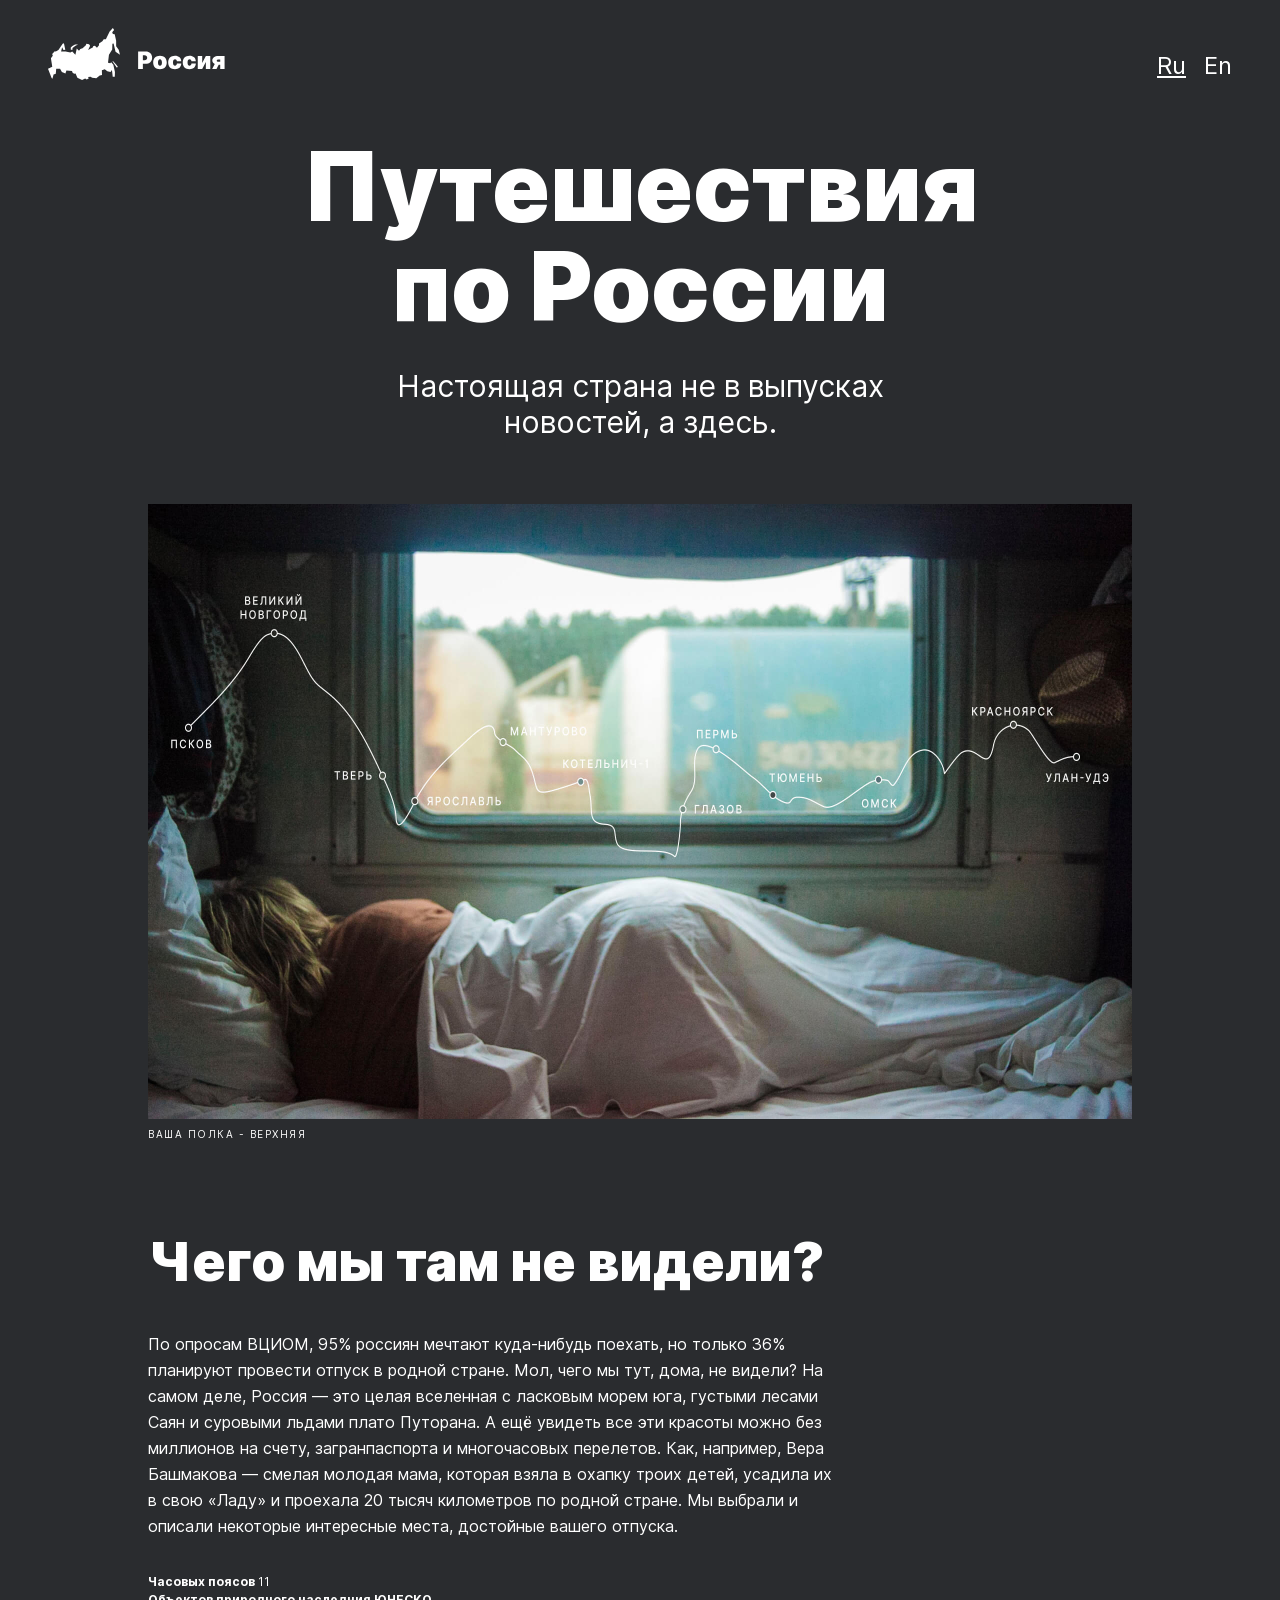
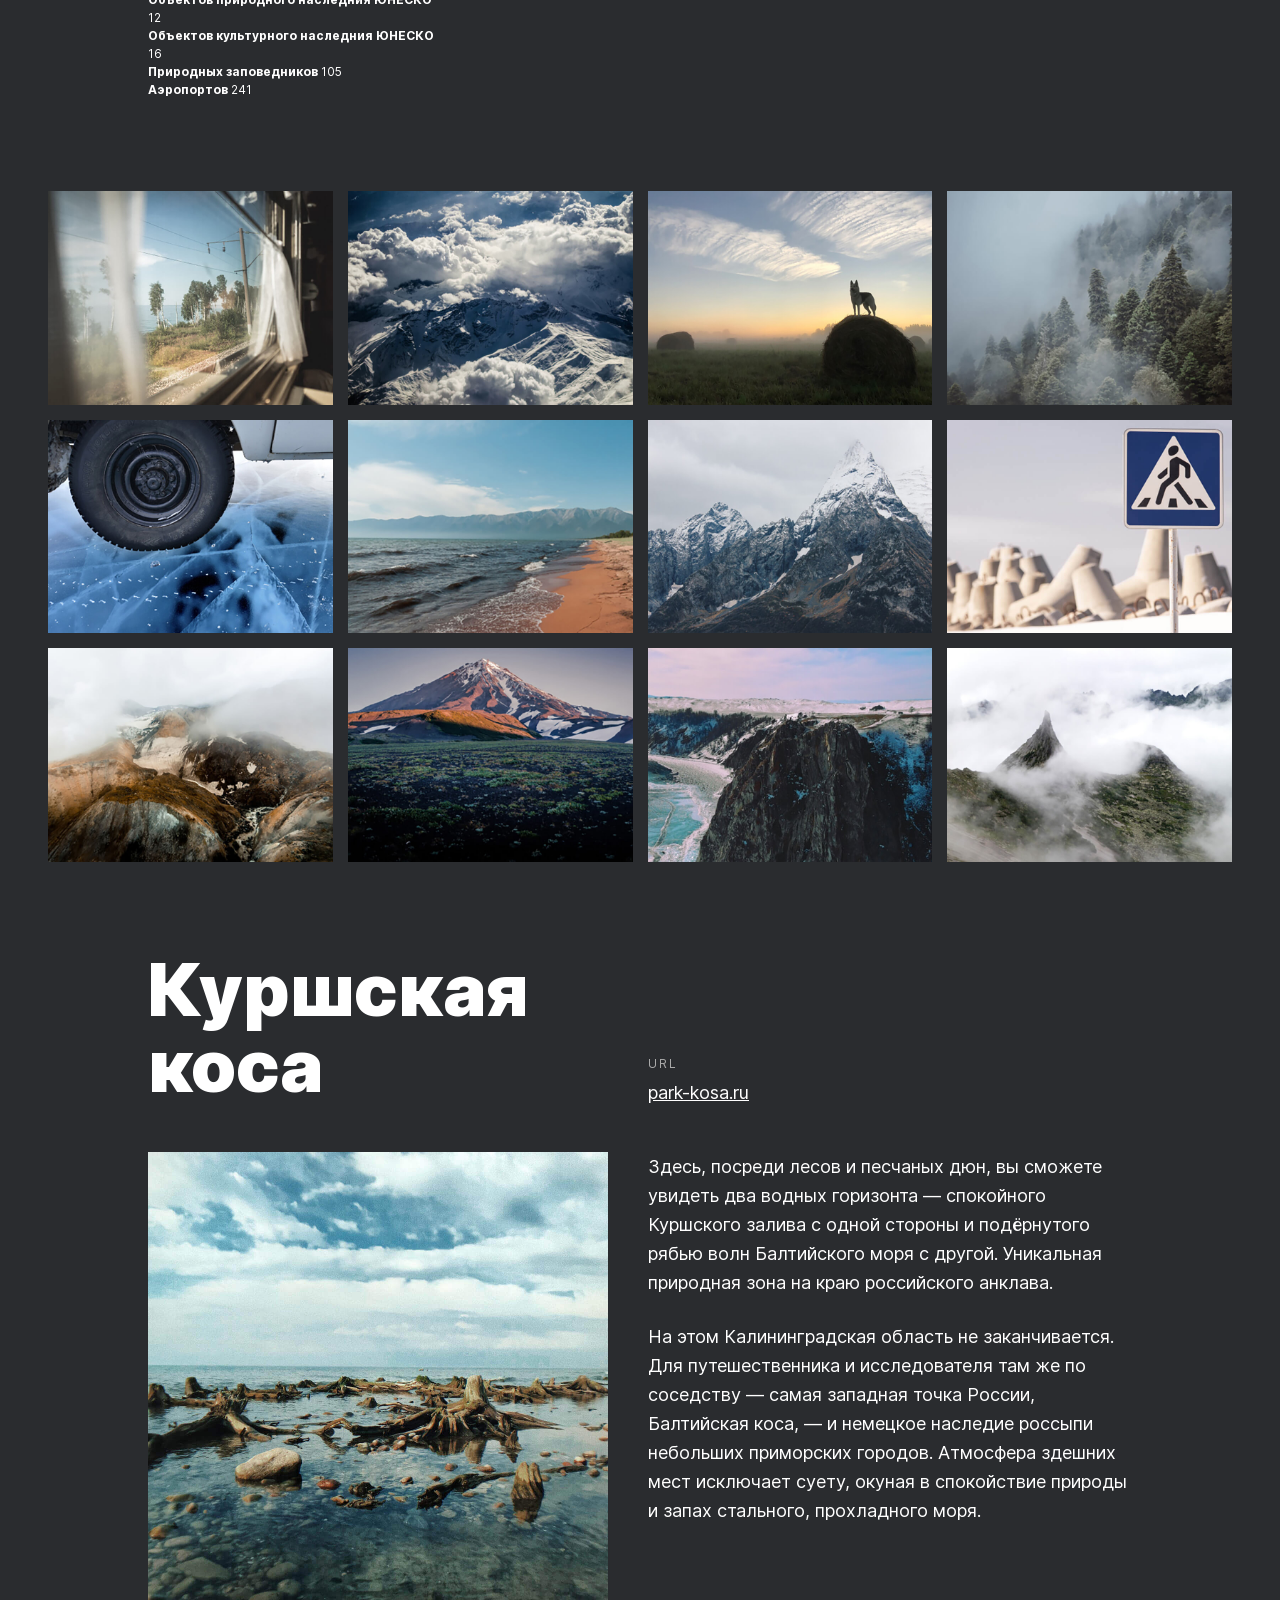
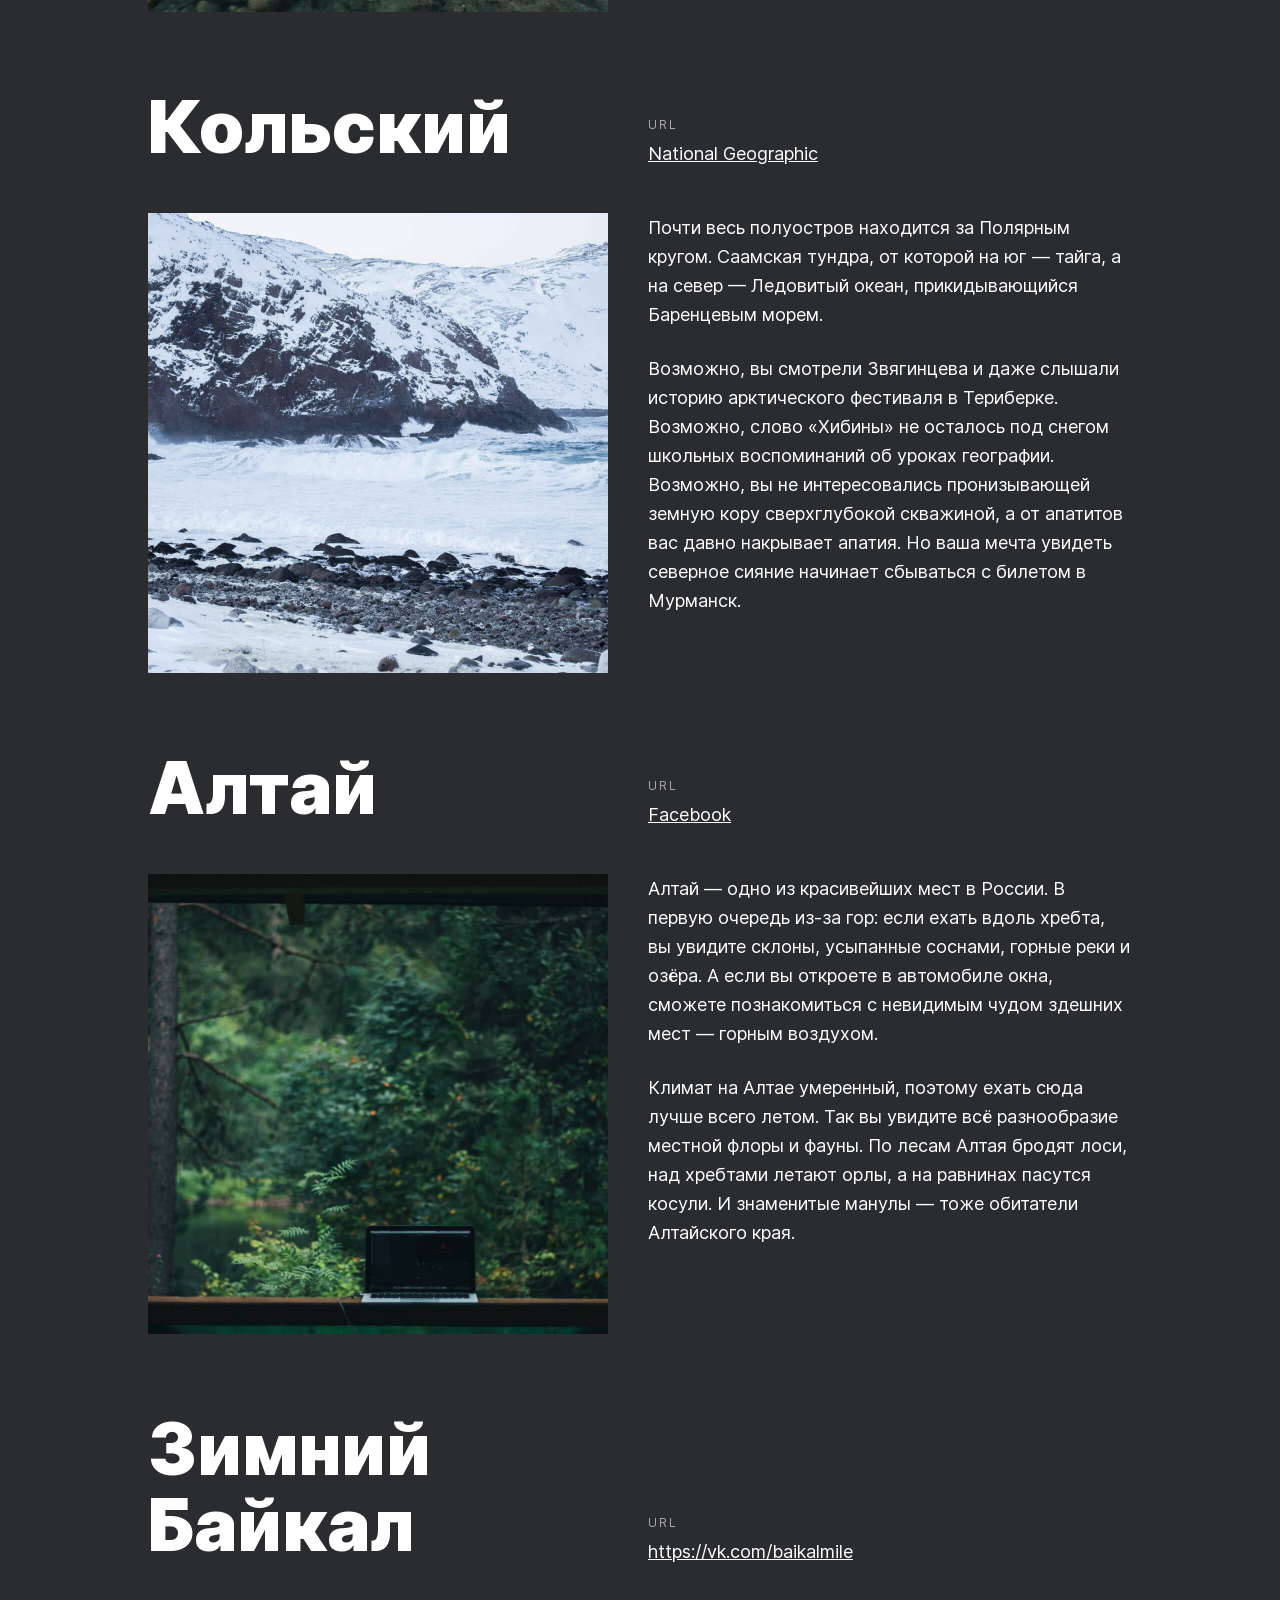
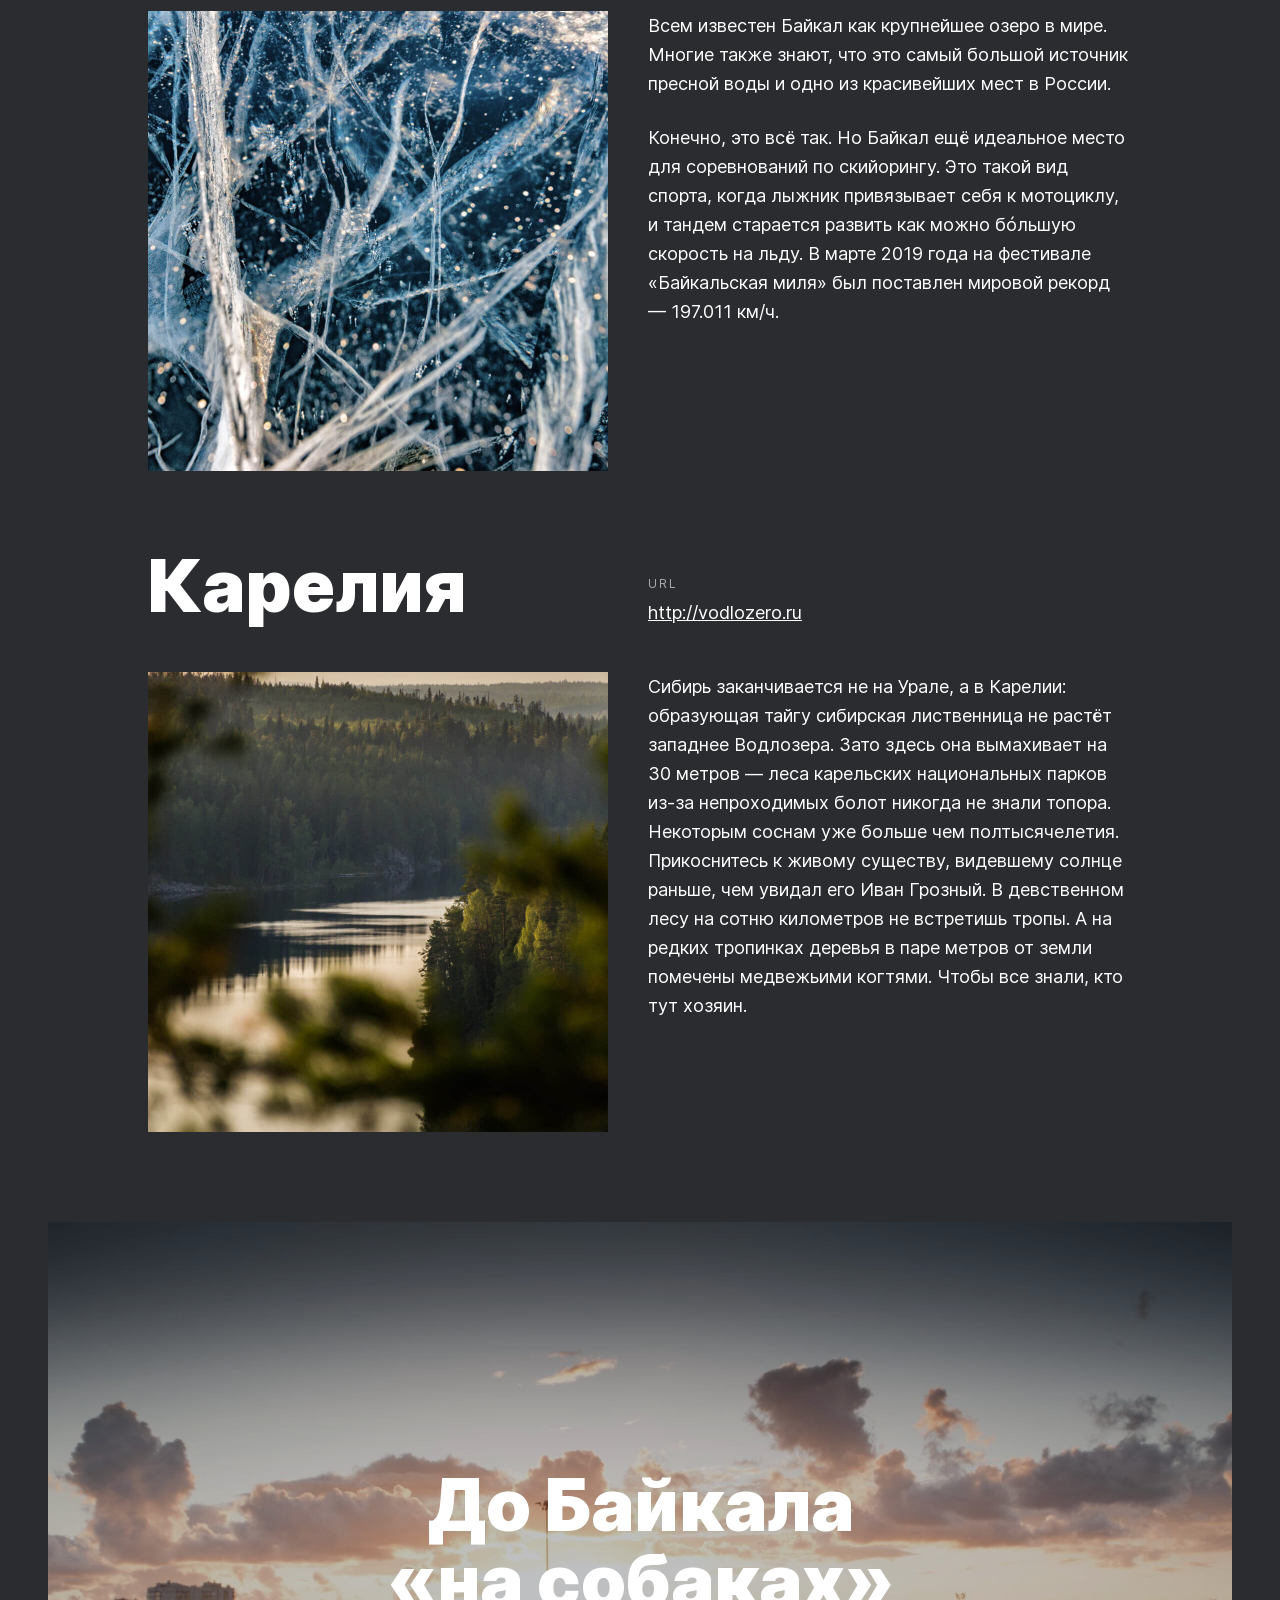
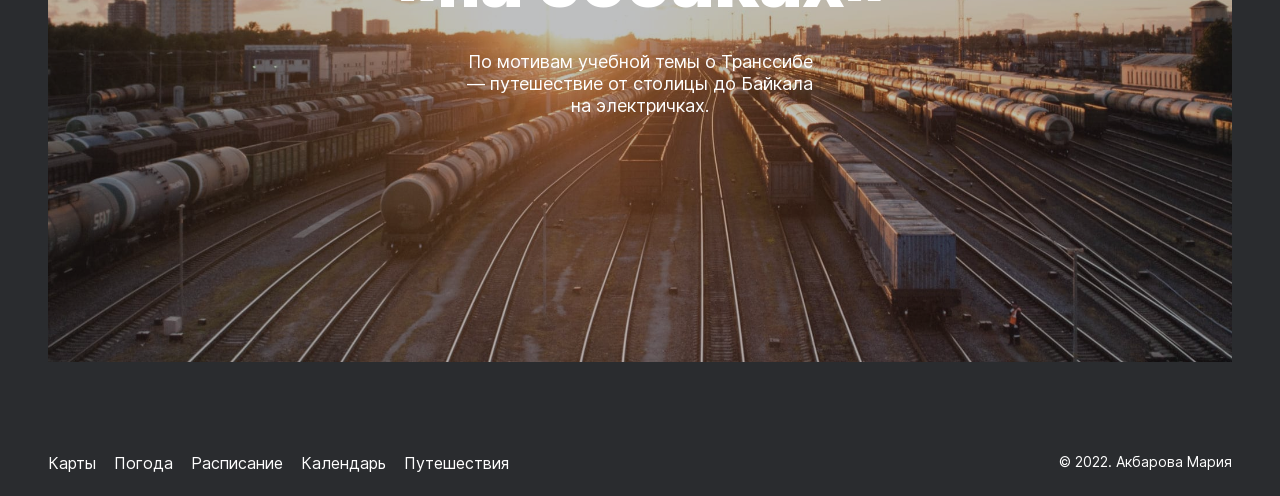
<file: index.html>
<!DOCTYPE html>
<html lang="ru">
<head>
  <meta charset="UTF-8">
  <meta http-equiv="X-UA-Compatible" content="IE=edge">
  <meta name="viewport" content="width=device-width, initial-scale=1.0">
  <link rel="stylesheet" href="./pages/index.css">
  <title>Путешествие по России</title>
</head>
<body class="page">
  <header class="header">
    <img class="header__logo" src="./images/header-logo.svg" alt="Логотип">
    <ul class="header__lang-links">
      <li><a class="header__lang-link header__lang-link_active" href="#">Ru</a></li>
      <li><a class="header__lang-link" href="./index_en.html">En</a></li>
    </ul>
  </header>
  <main class="content">
    <section class="lead">
      <h1 class="lead__title">Путешествия по&nbsp;России</h1>
      <p class="lead__subtitle">Настоящая страна не в выпусках новостей, а здесь.</p>
      <img class="lead__image" src="./images/lead-polka.jpg" alt="Верхняя полка">
      <p class="lead__caption">ваша полка - верхняя</p>
    </section>
    <section class="intro">
      <h2 class="intro__title">Чего мы там не видели?</h2>
      <p class="intro__text">По опросам ВЦИОМ, 95% россиян мечтают куда-нибудь поехать,
        но только 36% планируют провести отпуск в родной стране. Мол, чего мы тут, дома, не видели? На самом деле,
        Россия
        — это целая вселенная с ласковым морем юга, густыми лесами Саян и суровыми льдами плато Путорана. А ещё увидеть
        все эти красоты можно без миллионов на счету, загранпаспорта и многочасовых перелетов. Как, например, Вера
        Башмакова — смелая молодая мама, которая взяла в охапку троих детей, усадила их в свою «Ладу»
        и проехала 20 тысяч километров по родной стране. Мы выбрали и описали некоторые интересные места, достойные
        вашего
        отпуска.</p>
      <ul class="intro__list">
        <li class="intro__fact">Часовых поясов <span class="intro__fact-namber">11</span></li>
        <li class="intro__fact">Объектов природного наследния ЮНЕСКО <span class="intro__fact-namber">12</span></li>
        <li class="intro__fact">Объектов культурного наследния ЮНЕСКО <span class="intro__fact-namber">16</span></li>
        <li class="intro__fact">Природных заповедников <span class="intro__fact-namber">105</span></li>
        <li class="intro__fact">Аэропортов <span class="intro__fact-namber">241</span></li>
      </ul>
    </section>
    <section class="photo">
      <img class="photo__item" src="./images/photo-grid-train.jpg" alt="Железнодорожная станция">
      <img class="photo__item" src="./images/photo-grid-atharva-tulsi.jpg" alt="Заснеженные горы">
      <img class="photo__item" src="./images/photo-grid-tuman.jpg" alt="Туман">
      <img class="photo__item" src="./images/photo-grid-sochi.jpg" alt="Лес в Сочи">
      <img class="photo__item" src="./images/photo-grid-arisa.jpg" alt="Колесо на льду">
      <img class="photo__item" src="./images/photo-grid-baikal.jpg" alt="Пляж на Байкале">
      <img class="photo__item" src="./images/photo-grid-elbrus.jpg" alt="Гора Эльбрус">
      <img class="photo__item" src="./images/photo-grid-kondratiev.jpg" alt="Кондратьев">
      <img class="photo__item" src="./images/photo-grid-kamchatka-1.jpg" alt="Камчатка">
      <img class="photo__item" src="./images/photo-grid-kamchatka-2.jpg" alt="Камчатка. Горы.">
      <img class="photo__item" src="./images/photo-grid-baikal-2.jpg" alt="Горы на Байкале">
      <img class="photo__item" src="./images/photo-grid-ergaki.jpg" alt="Горы в тумане">
    </section>
    <section class="places">
      <div class="place">
        <h2 class="place__title">Куршская коса</h2>
        <div class="place__website">
          <p class="place__heading-link">url</p>
          <a class="place__link" href="http://park-kosa.ru" target="_blank">park-kosa.ru</a>
        </div>
        <img class="place__image" src="./images/place-kosa.jpg" alt="Куршская коса">
        <div class="place__paragraph">
          <p class="place__text">Здесь, посреди лесов и песчаных дюн, вы сможете увидеть два водных горизонта —
            спокойного Куршского залива с одной стороны и подёрнутого рябью волн Балтийского моря с другой. Уникальная
            природная зона на краю российского анклава.</p>
          <p class="place__text">На этом Калининградская область не заканчивается. Для путешественника и исследователя
            там же по соседству — самая западная точка России, Балтийская коса, — и немецкое наследие россыпи небольших
            приморских городов. Атмосфера здешних мест исключает суету, окуная в спокойствие природы и запах стального,
            прохладного моря.</p>
        </div>
      </div>
      <div class="place">
        <h2 class="place__title">Кольский</h2>
        <div class="place__website">
          <p class="place__heading-link">url</p>
          <a class="place__link" href="https://yourshot.nationalgeographic.com/photos/?keywords=kolskiy"
            target="_blank">National
            Geographic</a>
        </div>
        <img class="place__image" src="./images/place-kolsky.jpg" alt="Полуостров Кольский">
        <div class="place__paragraph">
          <p class="place__text">Почти весь полуостров находится за Полярным кругом. Саамская тундра, от которой на юг
            — тайга, а на север — Ледовитый океан, прикидывающийся Баренцевым морем.</p>
          <p class="place__text">Возможно, вы смотрели Звягинцева и даже слышали историю арктического фестиваля в
            Териберке. Возможно, слово «Хибины» не осталось под снегом школьных воспоминаний об уроках географии.
            Возможно, вы не интересовались пронизывающей земную кору сверхглубокой скважиной, а от апатитов вас давно
            накрывает апатия. Но ваша мечта увидеть северное сияние начинает сбываться с билетом в Мурманск.</p>
        </div>
      </div>
      <div class="place">
        <h2 class="place__title">Алтай</h2>
        <div class="place__website">
          <p class="place__heading-link">url</p>
          <a class="place__link" href="https://www.facebook.com/vera.bashmakova/posts/10156011613718822"
            target="_blank">Facebook</a>
        </div>
        <img class="place__image" src="./images/place-altai.jpg" alt="Алтай">
        <div class="place__paragraph">
          <p class="place__text">Алтай — одно из красивейших мест в России. В первую очередь из-за гор: если ехать
            вдоль хребта, вы увидите склоны, усыпанные соснами, горные реки и озёра. А если вы откроете в автомобиле
            окна,
            сможете познакомиться с невидимым чудом здешних мест — горным воздухом.</p>
          <p class="place__text">Климат на Алтае умеренный, поэтому ехать сюда лучше всего летом. Так вы увидите всё
            разнообразие местной флоры и фауны. По лесам Алтая бродят лоси, над хребтами летают орлы, а на равнинах
            пасутся косули. И знаменитые манулы — тоже обитатели Алтайского края.</p>
        </div>
      </div>
      <div class="place">
        <h2 class="place__title">Зимний Байкал</h2>
        <div class="place__website">
          <p class="place__heading-link">url</p>
          <a class="place__link" href="https://vk.com/baikalmile" target="_blank">https://vk.com/baikalmile</a>
        </div>
        <img class="place__image" src="./images/place-winter-baikal.jpg" alt="Зимний Байкал">
        <div class="place__paragraph">
          <p class="place__text">Всем известен Байкал как крупнейшее озеро в мире. Многие также знают, что это самый
            большой источник пресной воды и одно из красивейших мест в России.</p>
          <p class="place__text">Конечно, это всё так. Но Байкал ещё идеальное место для соревнований по скийорингу.
            Это такой вид спорта, когда лыжник привязывает себя к мотоциклу, и тандем старается развить как можно
            бóльшую
            скорость на льду. В марте 2019 года на фестивале «Байкальская миля» был поставлен мировой рекорд — 197.011
            км/ч.</p>
        </div>
      </div>
      <div class="place">
        <h2 class="place__title">Карелия</h2>
        <div class="place__website">
          <p class="place__heading-link">url</p>
          <a class="place__link" href="http://vodlozero.ru" target="_blank">http://vodlozero.ru</a>
        </div>
        <img class="place__image" src="./images/place-karelia.jpg" alt="Карелия">
        <div class="place__paragraph">
          <p class="place__text">Сибирь заканчивается не на Урале, а в Карелии: образующая тайгу сибирская лиственница
            не растёт западнее Водлозера. Зато здесь она вымахивает на 30 метров — леса карельских национальных парков
            из-за непроходимых болот никогда не знали топора. Некоторым соснам уже больше чем полтысячелетия.
            Прикоснитесь
            к живому существу, видевшему солнце раньше, чем увидал его Иван Грозный. В девственном лесу на сотню
            километров не встретишь тропы. А на редких тропинках деревья в паре метров от земли помечены медвежьими
            когтями. Чтобы все знали, кто тут хозяин.</p>
        </div>
      </div>
    </section>
    <section class="cover">
      <a class="cover__overlay" href="https://stampsy.com/na-elektrichkakh-do-baikala" target="_blank">
        <h2 class="cover__title">До Байкала «на&nbsp;собаках»</h2>
        <p class="cover__subtitle">По мотивам учебной темы о Транссибе —&nbsp;путешествие от столицы до Байкала на
          электричках.
        </p>
      </a>
    </section>
  </main>
  <footer class="footer">
    <nav class="footer__navigation">
      <ul class="footer__links">
        <li><a class="footer__link" href="https://yandex.ru/maps" target="_blank">Карты</a></li>
        <li><a class="footer__link" href="https://yandex.ru/pogoda" target="_blank">Погода</a></li>
        <li><a class="footer__link" href="https://rasp.yandex.ru" target="_blank">Расписание</a></li>
        <li><a class="footer__link" href="https://calendar.yandex.ru" target="_blank">Календарь</a></li>
        <li><a class="footer__link" href="https://travel.yandex.ru" target="_blank">Путешествия</a></li>
      </ul>
    </nav>
    <p class="footer__copyright">&copy; 2022. Акбарова Мария</p>
  </footer>
</body>
</html>
</file>
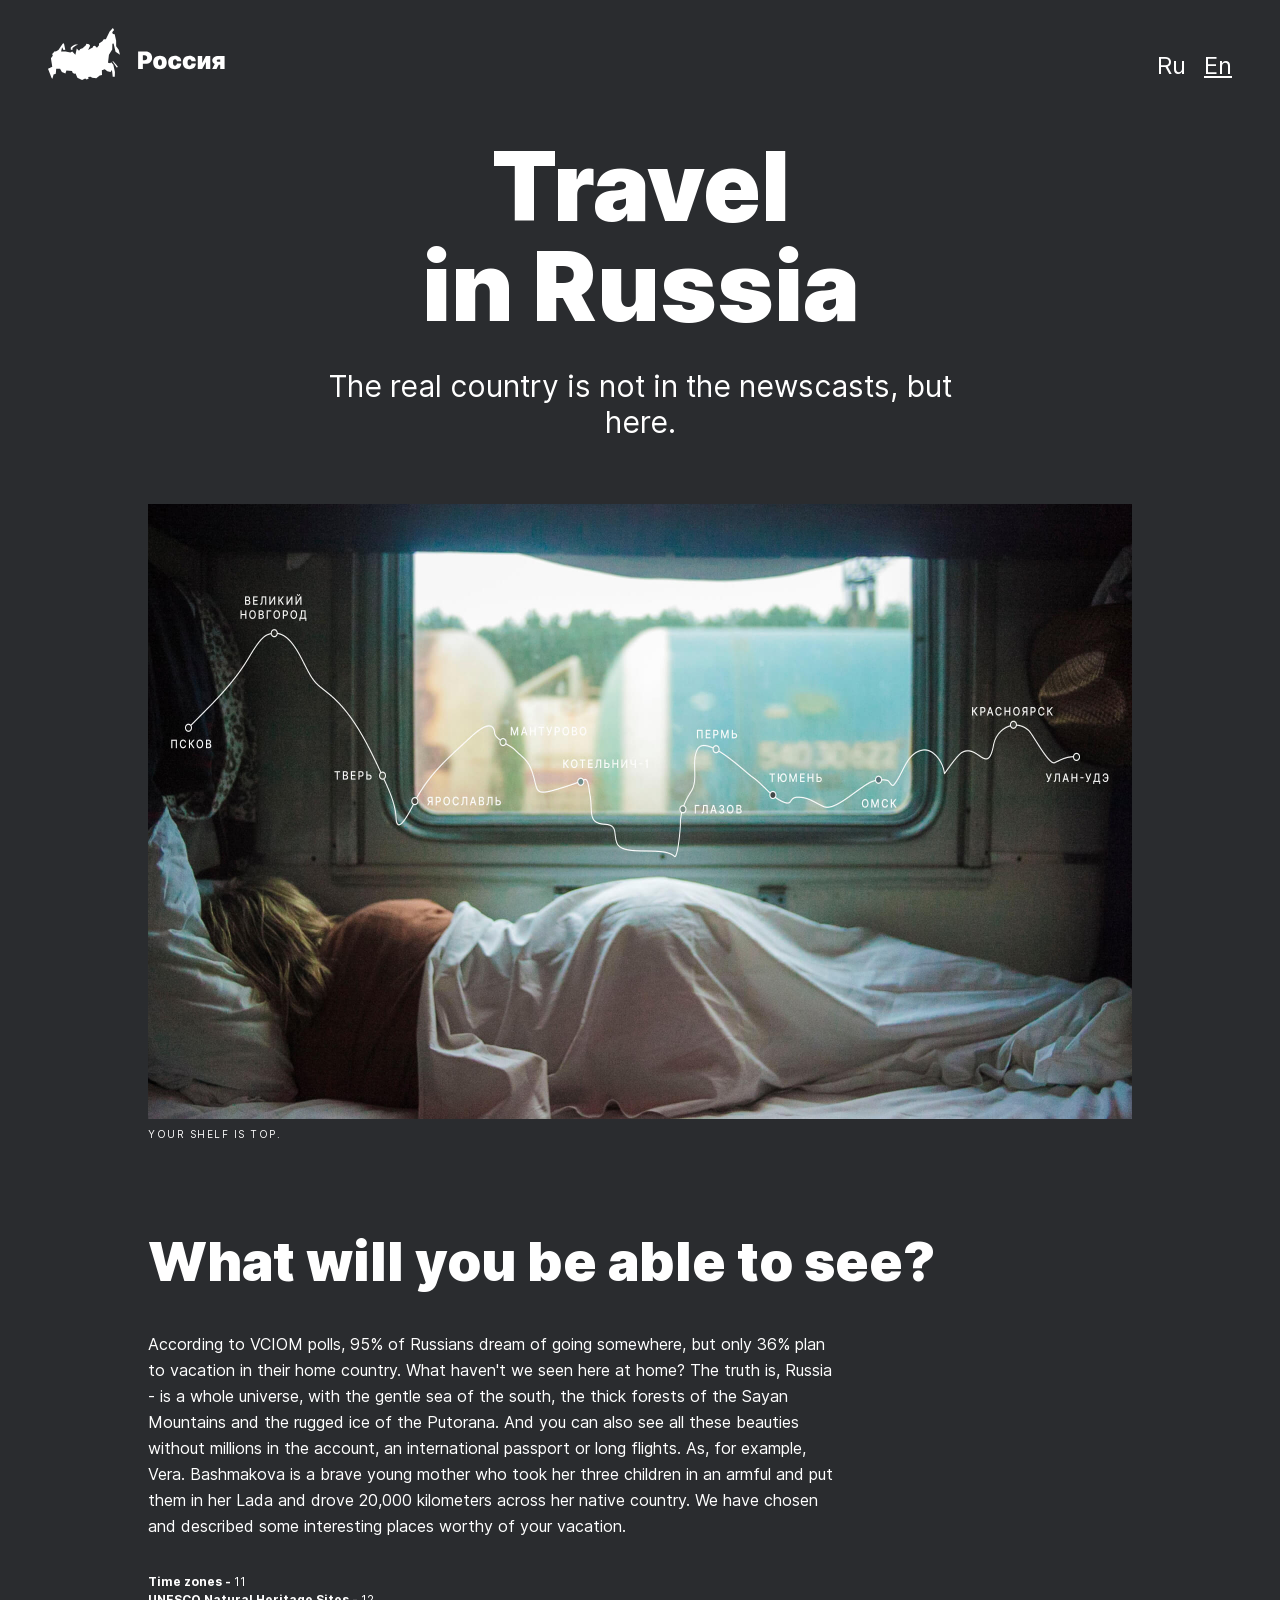
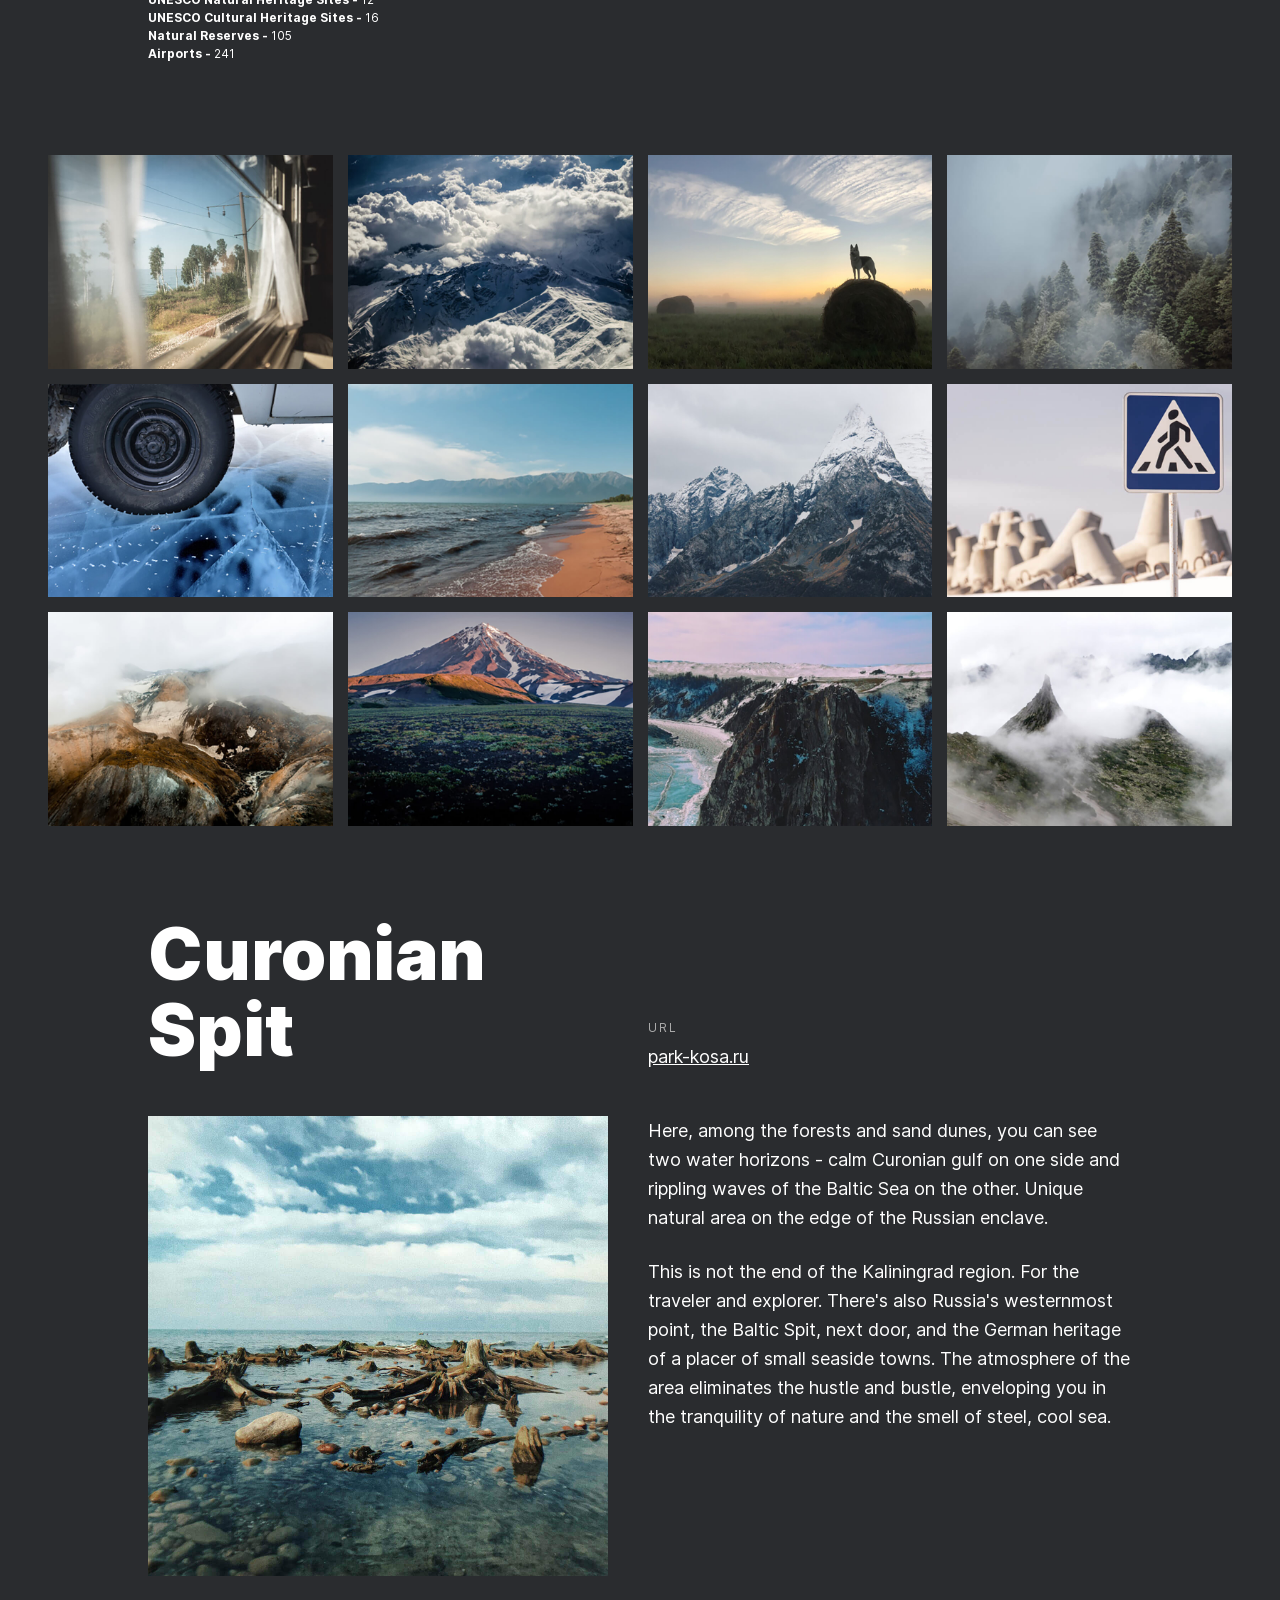
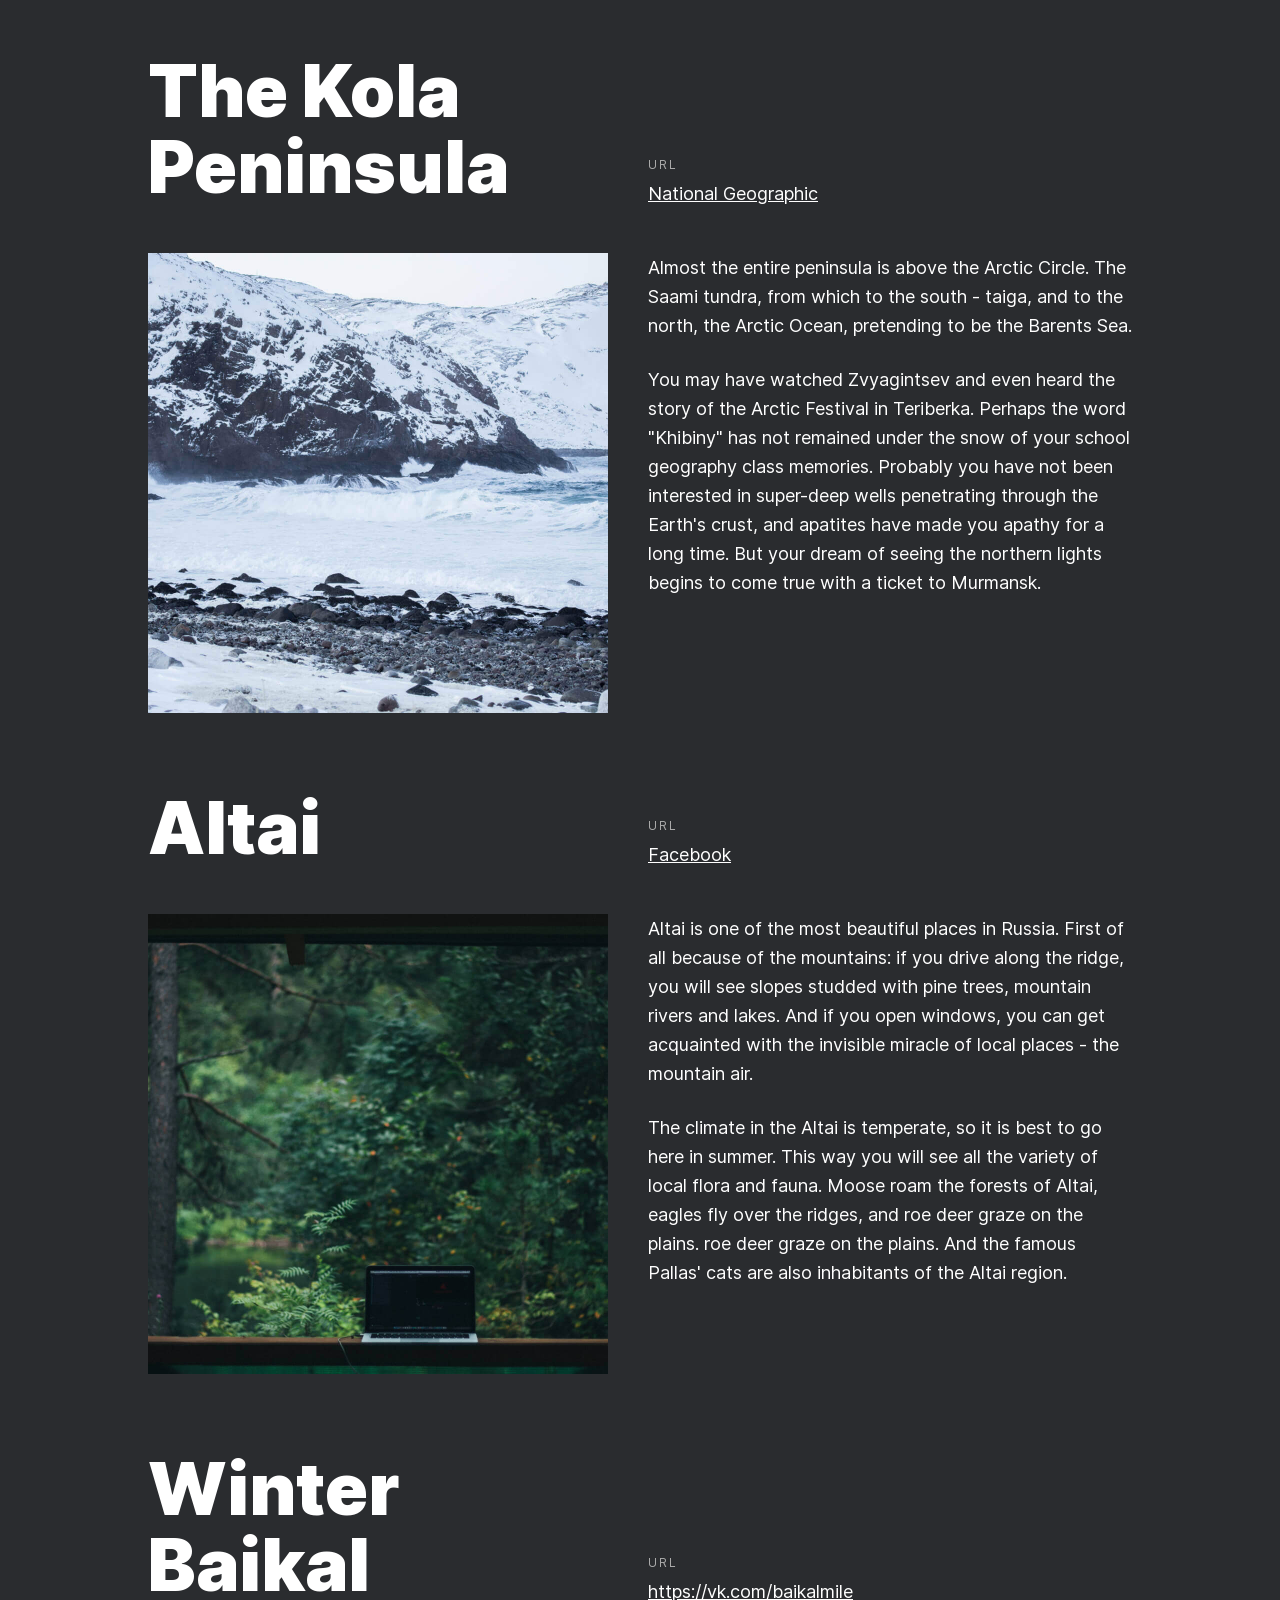
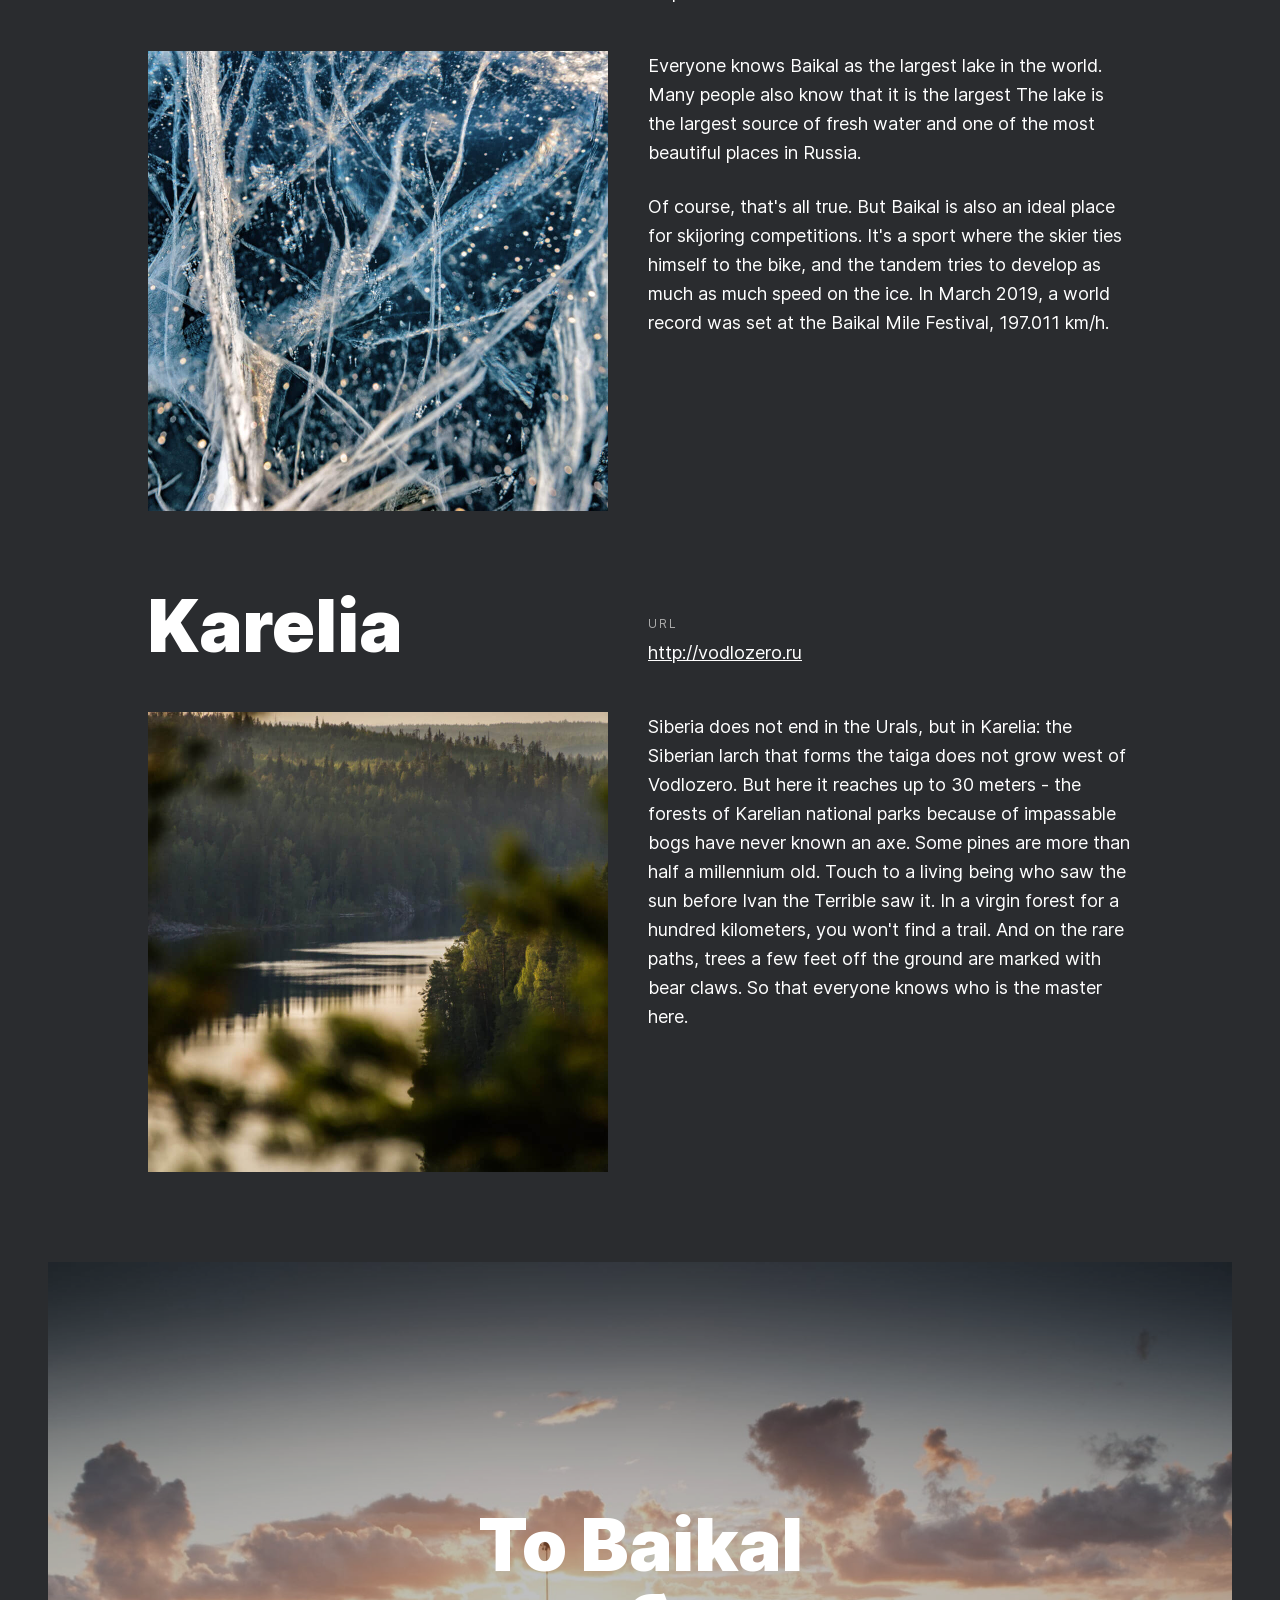
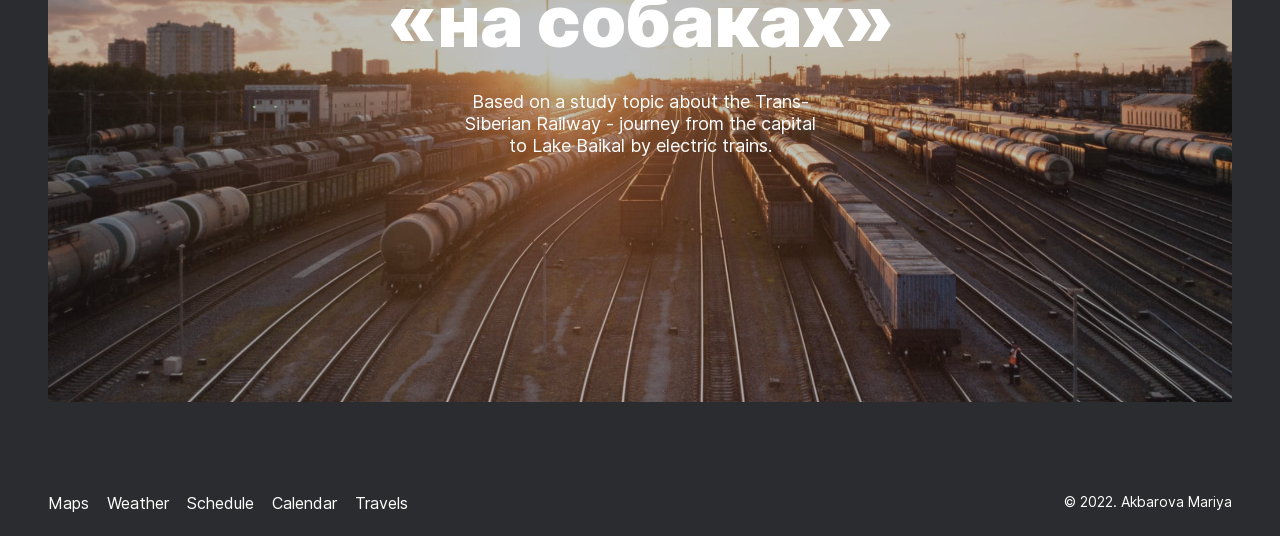
<file: index_en.html>
<!DOCTYPE html>
<html lang="en">
<head>
  <meta charset="UTF-8">
  <meta http-equiv="X-UA-Compatible" content="IE=edge">
  <meta name="viewport" content="width=device-width, initial-scale=1.0">
  <link rel="stylesheet" href="./pages/index.css">
  <title>Путешествие по России</title>
</head>
<body class="page">
  <header class="header">
    <img class="header__logo" src="./images/header-logo.svg" alt="Логотип">
    <ul class="header__lang-links">
      <li><a class="header__lang-link" href="./index.html">Ru</a></li>
      <li><a class="header__lang-link header__lang-link_active" href="#">En</a></li>
    </ul>
  </header>
  <main class="content">
    <section class="lead">
      <h1 class="lead__title">Travel in&nbsp;Russia</h1>
      <p class="lead__subtitle">The real country is not in the newscasts, but here.</p>
      <img class="lead__image" src="./images/lead-polka.jpg" alt="Верхняя полка">
      <p class="lead__caption">Your shelf is top.</p>
    </section>
    <section class="intro">
      <h2 class="intro__title">What will you be able to see?</h2>
      <p class="intro__text">According to VCIOM polls, 95% of Russians dream of going somewhere,
        but only 36% plan to vacation in their home country. What haven't we seen here at home? The truth is,
        Russia - is a whole universe, with the gentle sea of the south, the thick forests of the Sayan Mountains and the rugged ice of the Putorana. And you can also see
        all these beauties without millions in the account, an international passport or long flights. As, for example, Vera.
        Bashmakova is a brave young mother who took her three children in an armful and put them in her Lada
        and drove 20,000 kilometers across her native country. We have chosen and described some interesting places worthy of
        your vacation.</p>
      <ul class="intro__list">
        <li class="intro__fact">Time zones - <span class="intro__fact-namber">11</span></li>
        <li class="intro__fact">UNESCO Natural Heritage Sites - <span class="intro__fact-namber">12</span></li>
        <li class="intro__fact">UNESCO Cultural Heritage Sites - <span class="intro__fact-namber">16</span></li>
        <li class="intro__fact">Natural Reserves - <span class="intro__fact-namber">105</span></li>
        <li class="intro__fact">Airports - <span class="intro__fact-namber">241</span></li>
      </ul>
    </section>
    <section class="photo">
      <img class="photo__item" src="./images/photo-grid-train.jpg" alt="Train station">
      <img class="photo__item" src="./images/photo-grid-atharva-tulsi.jpg" alt="Mountains in snow">
      <img class="photo__item" src="./images/photo-grid-tuman.jpg" alt="The Fog">
      <img class="photo__item" src="./images/photo-grid-sochi.jpg" alt="Forest in Sochi">
      <img class="photo__item" src="./images/photo-grid-arisa.jpg" alt="Car on ice">
      <img class="photo__item" src="./images/photo-grid-baikal.jpg" alt="Baikal beach">
      <img class="photo__item" src="./images/photo-grid-elbrus.jpg" alt="Elbrus Mountain">
      <img class="photo__item" src="./images/photo-grid-kondratiev.jpg" alt="Kondratyev">
      <img class="photo__item" src="./images/photo-grid-kamchatka-1.jpg" alt="Kamchatka">
      <img class="photo__item" src="./images/photo-grid-kamchatka-2.jpg" alt="Kamchatka Mountains">
      <img class="photo__item" src="./images/photo-grid-baikal-2.jpg" alt="Baikal Mountains">
      <img class="photo__item" src="./images/photo-grid-ergaki.jpg" alt="Mountains in Fog">
    </section>
    <section class="places">
      <div class="place">
        <h2 class="place__title">Curonian Spit
        </h2>
        <div class="place__website">
          <p class="place__heading-link">url</p>
          <a class="place__link" href="http://park-kosa.ru" target="_blank">park-kosa.ru</a>
        </div>
        <img class="place__image" src="./images/place-kosa.jpg" alt="Curonian Spit">
        <div class="place__paragraph">
          <p class="place__text">Here, among the forests and sand dunes, you can see two water horizons - calm Curonian gulf on one side and rippling waves of the Baltic Sea on the other. Unique natural area on the edge of the Russian enclave.</p>
          <p class="place__text">This is not the end of the Kaliningrad region. For the traveler and explorer. There's also Russia's westernmost point, the Baltic Spit, next door, and the German heritage of a placer of small
            seaside towns. The atmosphere of the area eliminates the hustle and bustle, enveloping you in the tranquility of nature and the smell of steel, cool sea.</p>
        </div>
      </div>
      <div class="place">
        <h2 class="place__title">The Kola Peninsula</h2>
        <div class="place__website">
          <p class="place__heading-link">url</p>
          <a class="place__link" href="https://yourshot.nationalgeographic.com/photos/?keywords=kolskiy"
            target="_blank">National
            Geographic</a>
        </div>
        <img class="place__image" src="./images/place-kolsky.jpg" alt="The Kola Peninsula">
        <div class="place__paragraph">
          <p class="place__text">Almost the entire peninsula is above the Arctic Circle. The Saami tundra, from which to the south
            - taiga, and to the north, the Arctic Ocean, pretending to be the Barents Sea.</p>
          <p class="place__text">You may have watched Zvyagintsev and even heard the story of the Arctic Festival in
            Teriberka. Perhaps the word "Khibiny" has not remained under the snow of your school geography class memories.
            Probably you have not been interested in super-deep wells penetrating through the Earth's crust, and apatites have made you
            apathy for a long time. But your dream of seeing the northern lights begins to come true with a ticket to Murmansk.</p>
        </div>
      </div>
      <div class="place">
        <h2 class="place__title">Altai</h2>
        <div class="place__website">
          <p class="place__heading-link">url</p>
          <a class="place__link" href="https://www.facebook.com/vera.bashmakova/posts/10156011613718822"
            target="_blank">Facebook</a>
        </div>
        <img class="place__image" src="./images/place-altai.jpg" alt="Altai">
        <div class="place__paragraph">
          <p class="place__text">Altai is one of the most beautiful places in Russia. First of all because of the mountains: if you drive
            along the ridge, you will see slopes studded with pine trees, mountain rivers and lakes. And if you open
            windows,
            you can get acquainted with the invisible miracle of local places - the mountain air.</p>
          <p class="place__text">The climate in the Altai is temperate, so it is best to go here in summer. This way you will see all
            the variety of local flora and fauna. Moose roam the forests of Altai, eagles fly over the ridges, and roe deer graze on the plains.
            roe deer graze on the plains. And the famous Pallas' cats are also inhabitants of the Altai region.</p>
        </div>
      </div>
      <div class="place">
        <h2 class="place__title">Winter Baikal</h2>
        <div class="place__website">
          <p class="place__heading-link">url</p>
          <a class="place__link" href="https://vk.com/baikalmile" target="_blank">https://vk.com/baikalmile</a>
        </div>
        <img class="place__image" src="./images/place-winter-baikal.jpg" alt="Winter Baikal">
        <div class="place__paragraph">
          <p class="place__text">Everyone knows Baikal as the largest lake in the world. Many people also know that it is the largest
            The lake is the largest source of fresh water and one of the most beautiful places in Russia.</p>
          <p class="place__text">Of course, that's all true. But Baikal is also an ideal place for skijoring competitions.
            It's a sport where the skier ties himself to the bike, and the tandem tries to develop as much
            as much
            speed on the ice. In March 2019, a world record was set at the Baikal Mile Festival, 197.011
            km/h.</p>
        </div>
      </div>
      <div class="place">
        <h2 class="place__title">Karelia</h2>
        <div class="place__website">
          <p class="place__heading-link">url</p>
          <a class="place__link" href="http://vodlozero.ru" target="_blank">http://vodlozero.ru</a>
        </div>
        <img class="place__image" src="./images/place-karelia.jpg" alt="Karelia">
        <div class="place__paragraph">
          <p class="place__text">Siberia does not end in the Urals, but in Karelia: the Siberian larch that forms the taiga
            does not grow west of Vodlozero. But here it reaches up to 30 meters - the forests of Karelian national parks
            because of impassable bogs have never known an axe. Some pines are more than half a millennium old.
            Touch
            to a living being who saw the sun before Ivan the Terrible saw it. In a virgin forest for a hundred
            kilometers, you won't find a trail. And on the rare paths, trees a few feet off the ground are marked with bear
            claws. So that everyone knows who is the master here.</p>
        </div>
      </div>
    </section>
    <section class="cover">
      <a class="cover__overlay" href="https://stampsy.com/na-elektrichkakh-do-baikala" target="_blank">
        <h2 class="cover__title">To Baikal «на&nbsp;собаках»</h2>
        <p class="cover__subtitle">Based on a study topic about the Trans-Siberian Railway -&nbsp;journey from the capital to Lake Baikal by
          electric trains.
        </p>
      </a>
    </section>
  </main>
  <footer class="footer">
    <nav class="footer__navigation">
      <ul class="footer__links">
        <li><a class="footer__link" href="https://yandex.ru/maps" target="_blank">Maps</a></li>
        <li><a class="footer__link" href="https://yandex.ru/pogoda" target="_blank">Weather</a></li>
        <li><a class="footer__link" href="https://rasp.yandex.ru" target="_blank">Schedule</a></li>
        <li><a class="footer__link" href="https://calendar.yandex.ru" target="_blank">Calendar</a></li>
        <li><a class="footer__link" href="https://travel.yandex.ru" target="_blank">Travels</a></li>
      </ul>
    </nav>
    <p class="footer__copyright">&copy; 2022. Akbarova Mariya</p>
  </footer>
</body>
</html>
</file>
<file: pages/index.css>
@import url(../vendor/normalize.css);
@import url(../vendor/fonts.css);

@import url(../blocks/page/page.css);

@import url(../blocks/header/header.css);
@import url(../blocks/header/__logo/header__logo.css);
@import url(../blocks/header/__lang-links/header__lang-links.css);
@import url(../blocks/header/__lang-link/header__lang-link.css);
@import url(../blocks/header/__lang-link/_active/header__lang-link_active.css);

@import url(../blocks/lead/lead.css);
@import url(../blocks/lead/__title/lead__title.css);
@import url(../blocks/lead/__subtitle/lead__subtitle.css);
@import url(../blocks/lead/__image/lead__image.css);
@import url(../blocks/lead/__caption/lead__caption.css);

@import url(../blocks/intro/intro.css);
@import url(../blocks/intro/__title/intro__title.css);
@import url(../blocks/intro/__text/intro__text.css);
@import url(../blocks/intro/__list/intro__list.css);
@import url(../blocks/intro/__fact/intro__fact.css);
@import url(../blocks/intro/__fact-namber/intro__fact-namber.css);

@import url(../blocks/photo/photo.css);
@import url(../blocks/photo/__item/photo__item.css);


@import url(../blocks/places/places.css);
@import url(../blocks/place/place.css);
@import url(../blocks/place/__title/place__title.css);
@import url(../blocks/place/__website/place__website.css);
@import url(../blocks/place/__heading-link/place__heading-link.css);
@import url(../blocks/place/__link/place__link.css);
@import url(../blocks/place/__image/place__image.css);
@import url(../blocks/place/__paragraph/place__paragraph.css);
@import url(../blocks/place/__text/place__text.css);


@import url(../blocks/cover/cover.css);
@import url(../blocks/cover/__overlay/cover__overlay.css);
@import url(../blocks/cover/__title/cover__title.css);
@import url(../blocks/cover/__subtitle/cover__subtitle.css);

@import url(../blocks/footer/footer.css);
@import url(../blocks/footer/__links/footer__links.css);
@import url(../blocks/footer/__link/footer__link.css);
@import url(../blocks/footer/__copyright/footer__copyright.css);
</file>
